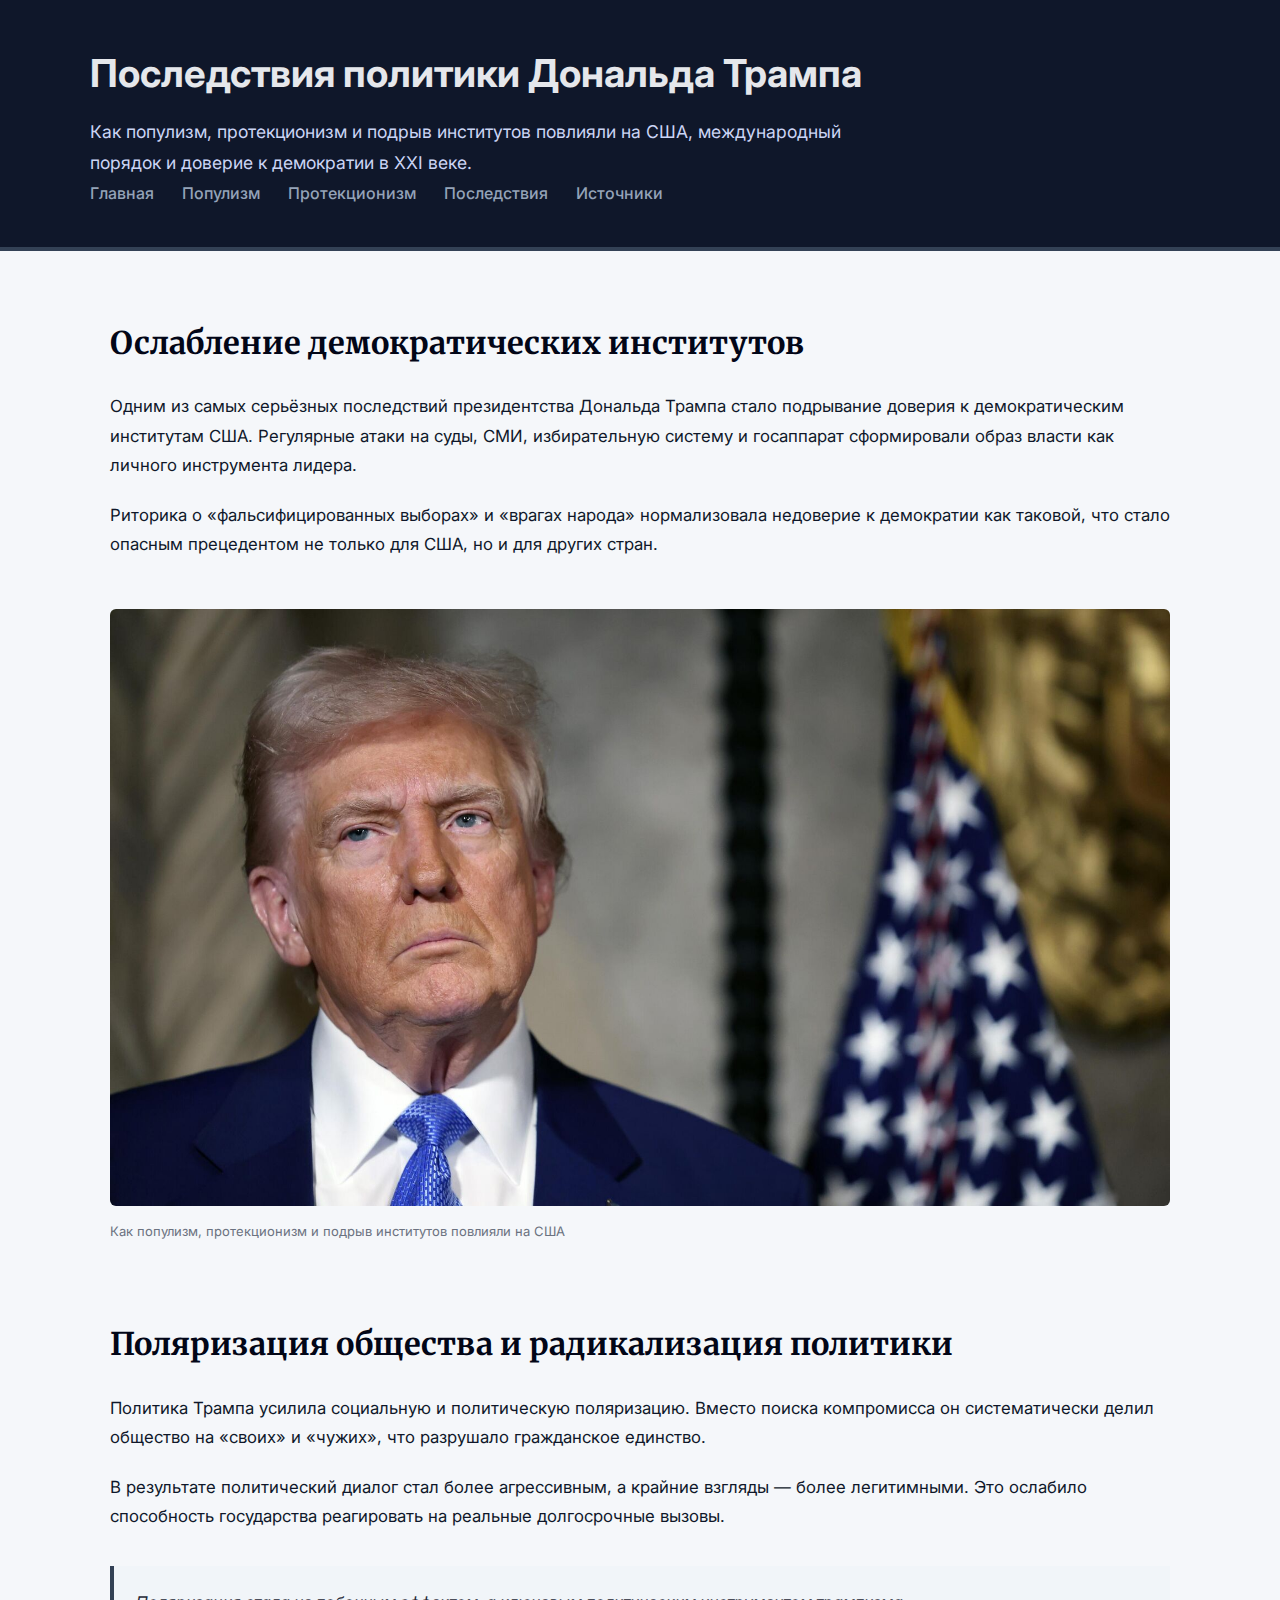
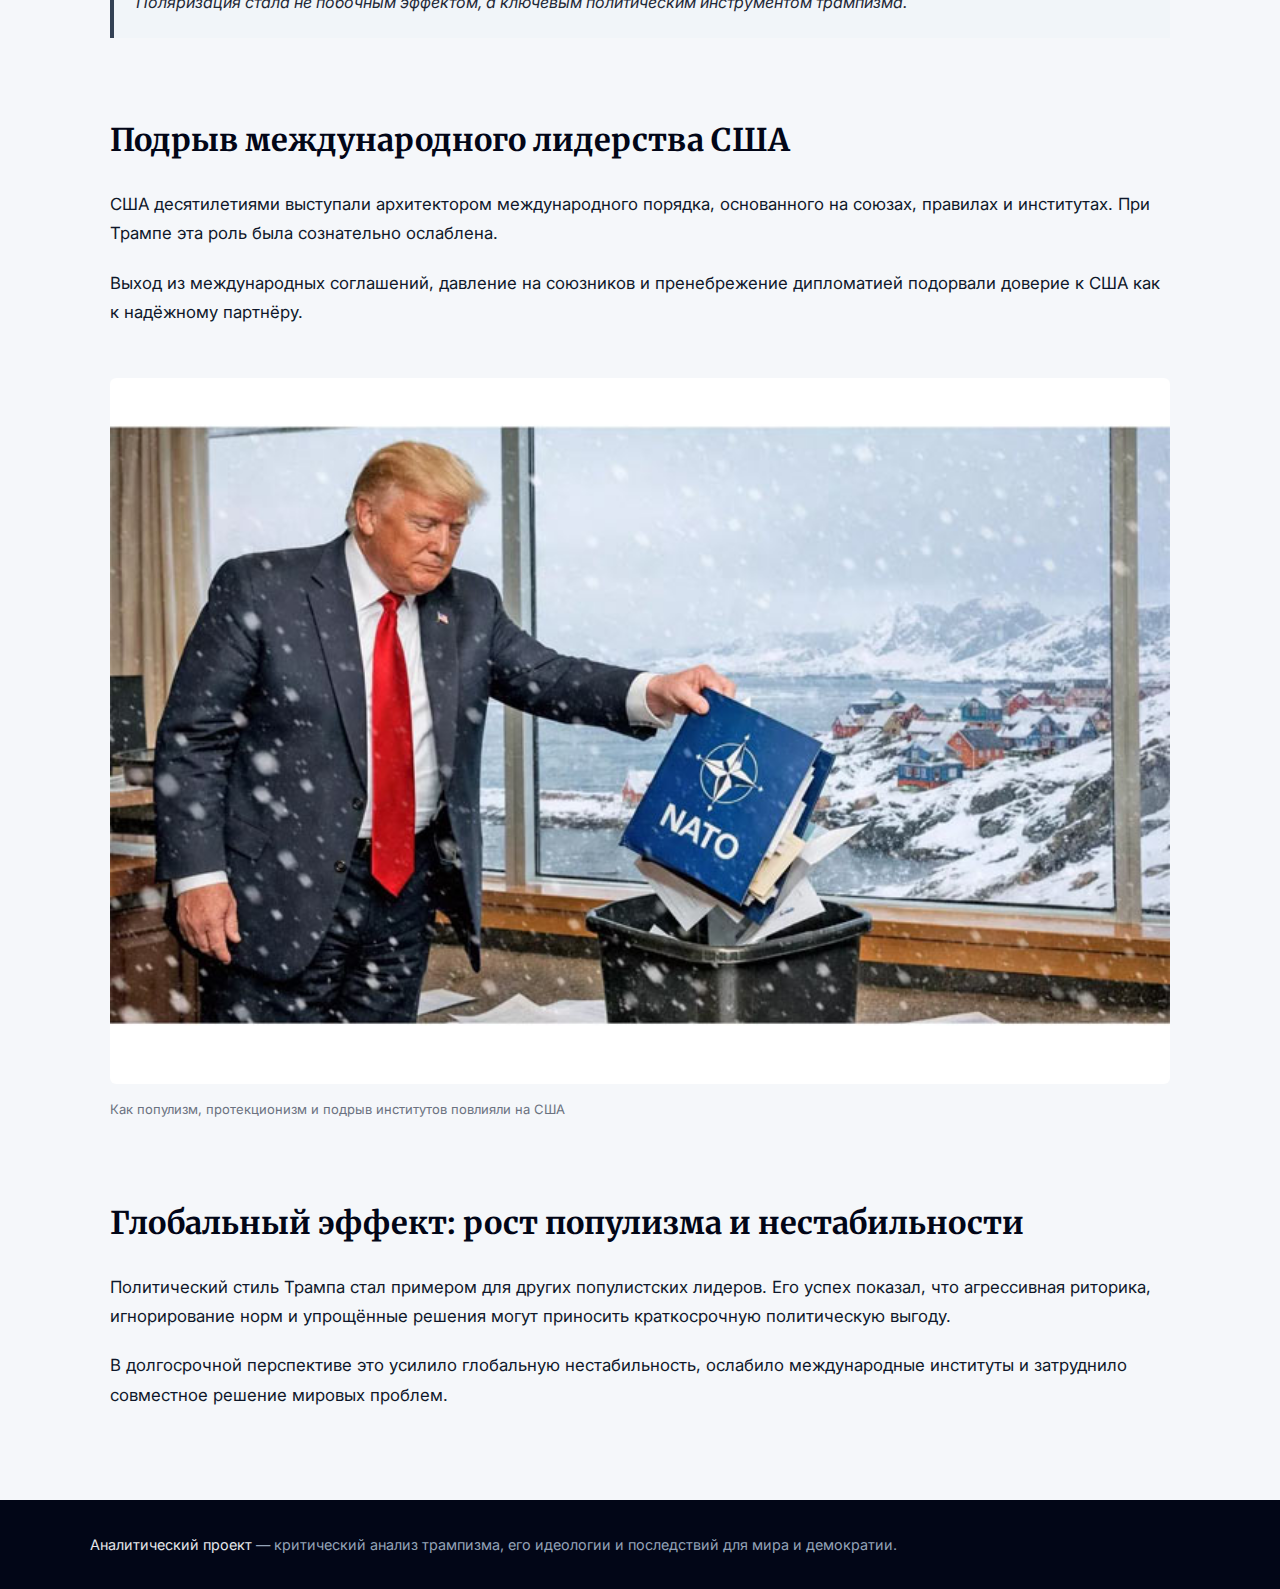
<file: consequences.html>
<!DOCTYPE html>
<html lang="ru">
<head>
    <meta charset="UTF-8">
    <title>Последствия политики Дональда Трампа</title>

    <!-- Иконка вкладки -->
    <link rel="icon" type="image/png" href="images/favicon.png">

    <!-- Шрифты -->
    <link href="https://fonts.googleapis.com/css2?family=Inter:wght@300;400;600;700&family=Merriweather:wght@300;400;700&display=swap" rel="stylesheet">

    <style>
        * {
            margin: 0;
            padding: 0;
            box-sizing: border-box;
        }

        body {
            font-family: 'Inter', sans-serif;
            background-color: #f5f7fa;
            color: #1e293b;
            line-height: 1.75;
        }

        /* ===== ШАПКА ===== */
        header {
    background-color: #0f172a;
    color: #e5e7eb;
    padding: 40px 20px;
    border-bottom: 4px solid #334155;
}

header .container {
    max-width: 1100px;
    margin: 0 auto;
}

header h1 {
    font-size: 2.4rem;
    font-weight: 700;
    margin-bottom: 10px;
}

header p {
    font-size: 1.1rem;
    color: #cbd5f5;
    max-width: 800px;
}

nav a {
    color: #94a3b8;
    text-decoration: none;
    margin-right: 24px;
    font-weight: 500;
}

nav a:hover {
    color: #ffffff;
}

        /* ===== ОСНОВНАЯ ЧАСТЬ ===== */
        main {
            max-width: 1100px;
            margin: 65px auto;
            padding: 0 20px;
        }

        section {
            margin-bottom: 75px;
        }

        section h2 {
            font-family: 'Merriweather', serif;
            font-size: 1.95rem;
            margin-bottom: 22px;
            color: #020617;
        }

        section p {
            margin-bottom: 20px;
            font-size: 1.05rem;
            color: #0f172a;
        }

        .image {
    margin: 50px 0;
}

.image img {
    width: 100%;
    border-radius: 6px;
}
.caption {
    font-size: 13px;
    color: #6b7280;
    margin-top: 6px;
}
        blockquote {
            border-left: 4px solid #334155;
            padding: 22px;
            margin: 35px 0;
            font-style: italic;
            color: #1f2937;
            background-color: #f1f5f9;
        }

        /* ===== ПОДВАЛ ===== */
        footer {
            background-color: #020617;
            color: #94a3b8;
            padding: 32px 20px;
            margin-top: 90px;
        }

        footer .container {
            max-width: 1100px;
            margin: 0 auto;
            font-size: 0.9rem;
        }

        footer span {
            color: #e5e7eb;
        }
    </style>
</head>
<body>

<header>
    <div class="container">
        <h1>Последствия политики Дональда Трампа</h1>
        <p>
            Как популизм, протекционизм и подрыв институтов повлияли на США,
            международный порядок и доверие к демократии в XXI веке.
        </p>
<nav>
    <a href="index.html">Главная</a>
    <a href="populism.html">Популизм</a>
    <a href="protectionism.html">Протекционизм</a>
    <a href="consequences.html">Последствия</a>
<a href="sources.html">Источники</a>

</nav>
    </div>
</header>

<main>

    <section>
        <h2>Ослабление демократических институтов</h2>
        <p>
            Одним из самых серьёзных последствий президентства Дональда Трампа
            стало подрывание доверия к демократическим институтам США.
            Регулярные атаки на суды, СМИ, избирательную систему и госаппарат
            сформировали образ власти как личного инструмента лидера.
        </p>
        <p>
            Риторика о «фальсифицированных выборах» и «врагах народа»
            нормализовала недоверие к демократии как таковой,
            что стало опасным прецедентом не только для США,
            но и для других стран.
        </p>

         <div class="image">
    <img src="images/world_instability.jpg" alt="Последствия политики">
    <div class="caption">
        Как популизм, протекционизм и подрыв институтов повлияли на США
    </div>
</div>
    </section>

    <section>
        <h2>Поляризация общества и радикализация политики</h2>
        <p>
            Политика Трампа усилила социальную и политическую поляризацию.
            Вместо поиска компромисса он систематически делил общество
            на «своих» и «чужих», что разрушало гражданское единство.
        </p>
        <p>
            В результате политический диалог стал более агрессивным,
            а крайние взгляды — более легитимными.
            Это ослабило способность государства реагировать
            на реальные долгосрочные вызовы.
        </p>

        <blockquote>
            Поляризация стала не побочным эффектом,
            а ключевым политическим инструментом трампизма.
        </blockquote>
    </section>

    <section>
        <h2>Подрыв международного лидерства США</h2>
        <p>
            США десятилетиями выступали архитектором международного порядка,
            основанного на союзах, правилах и институтах.
            При Трампе эта роль была сознательно ослаблена.
        </p>
        <p>
            Выход из международных соглашений, давление на союзников
            и пренебрежение дипломатией подорвали доверие к США
            как к надёжному партнёру.
        </p>

        <div class="image">
    <img src="images/world_instability2.jpg" alt="Последствия политики">
    <div class="caption">
        Как популизм, протекционизм и подрыв институтов повлияли на США
    </div>
</div>
    </section>

    <section>
        <h2>Глобальный эффект: рост популизма и нестабильности</h2>
        <p>
            Политический стиль Трампа стал примером для других популистских лидеров.
            Его успех показал, что агрессивная риторика, игнорирование норм
            и упрощённые решения могут приносить краткосрочную политическую выгоду.
        </p>
        <p>
            В долгосрочной перспективе это усилило глобальную нестабильность,
            ослабило международные институты и затруднило
            совместное решение мировых проблем.
        </p>
    </section>

</main>

<footer>
    <div class="container">
        <p>
            <span>Аналитический проект</span> — критический анализ трампизма,
            его идеологии и последствий для мира и демократии.
        </p>
    </div>
</footer>

</body>
</html>
</file>
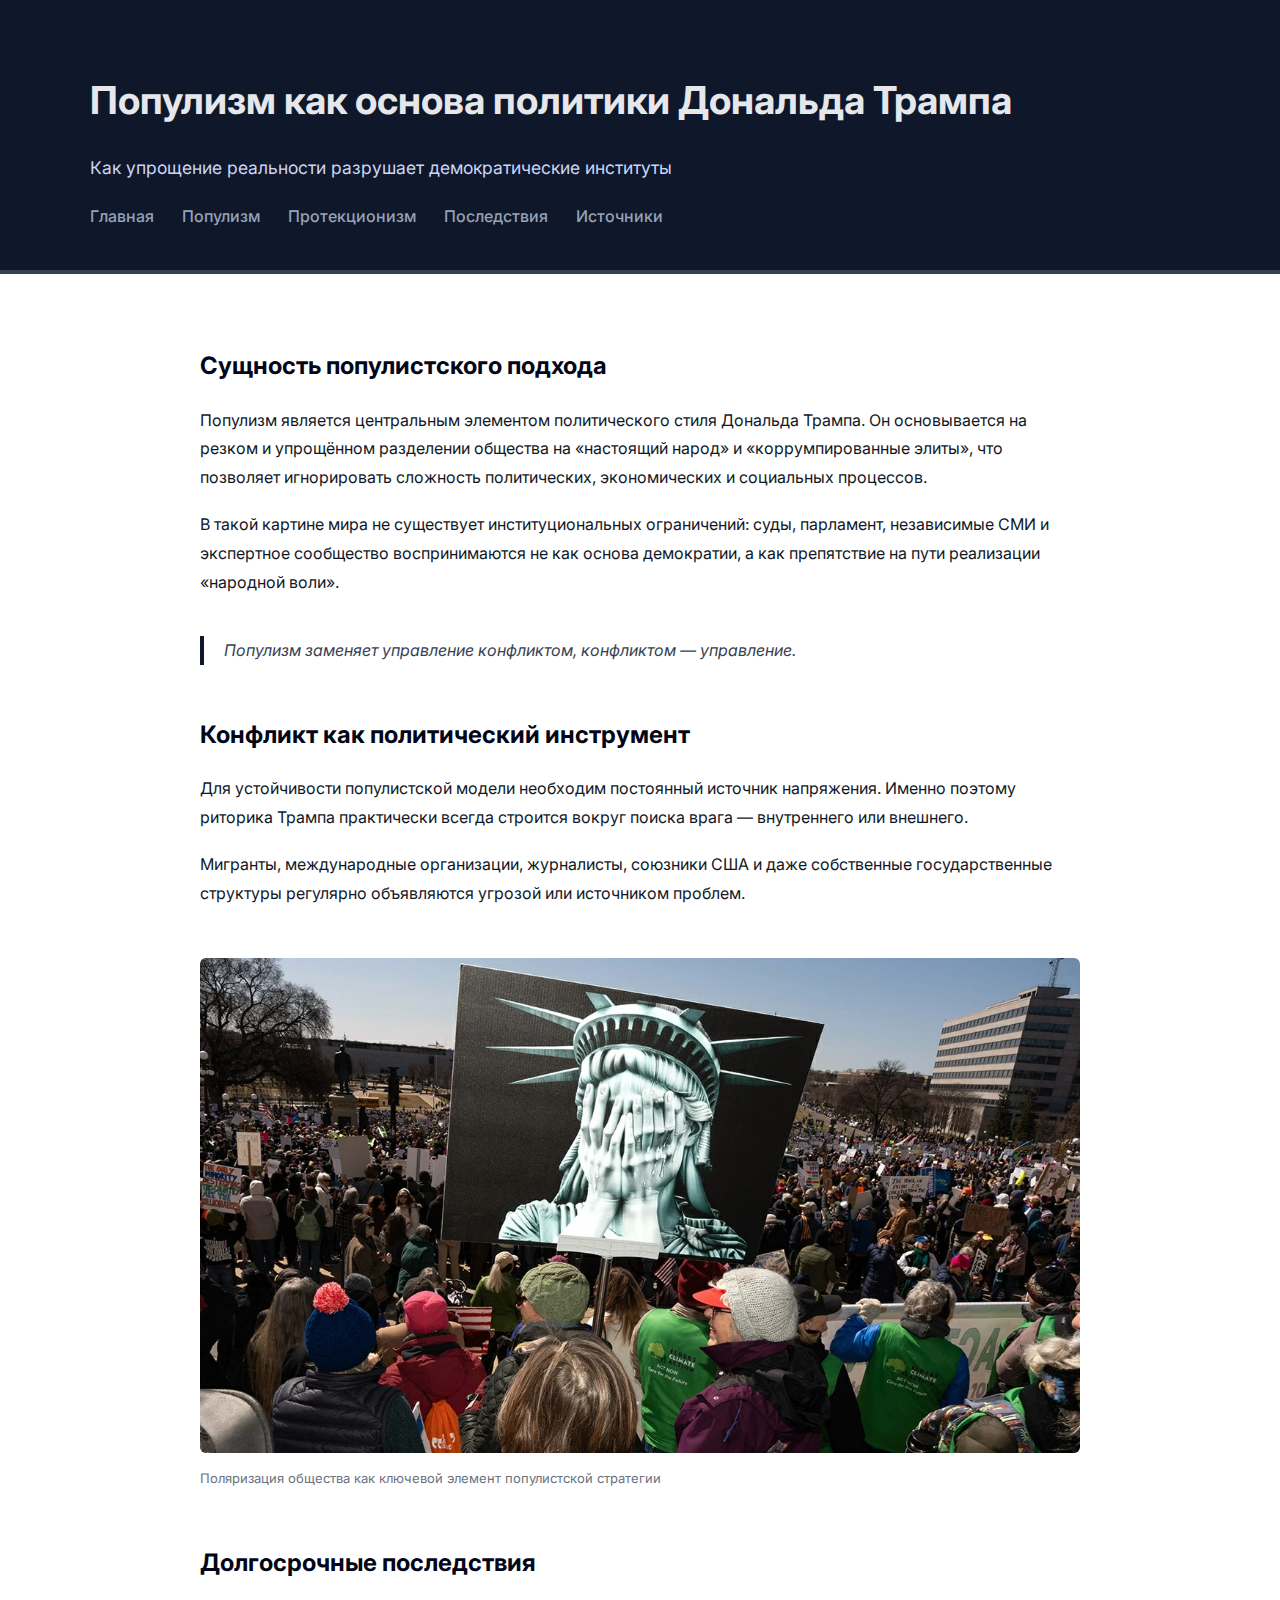
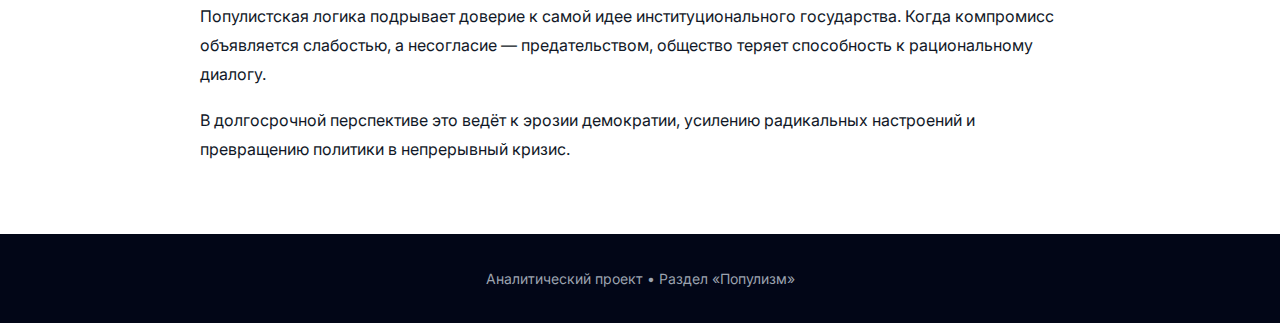
<file: populism.html>
<!DOCTYPE html>
<html lang="ru">
<head>
<meta charset="UTF-8">
<title>Популизм Дональда Трампа</title>

<!-- Иконка вкладки -->
<link rel="icon" type="image/png" href="images/favicon.png">

<!-- Шрифт -->
<link rel="preconnect" href="https://fonts.googleapis.com">
<link rel="preconnect" href="https://fonts.gstatic.com" crossorigin>
<link href="https://fonts.googleapis.com/css2?family=Inter:wght@300;400;600;700&display=swap" rel="stylesheet">

<style>
/* ===== БАЗА ===== */
body {
    margin: 0;
    font-family: 'Inter', system-ui, sans-serif;
    background-color: #ffffff;
    color: #111827;
    line-height: 1.8;
}

/* ===== ШАПКА ===== */
header {
    background-color: #0f172a;
    color: #e5e7eb;
    padding: 40px 20px;
    border-bottom: 4px solid #334155;
}

header .container {
    max-width: 1100px;
    margin: 0 auto;
}

header h1 {
    font-size: 2.4rem;
    font-weight: 700;
    margin-bottom: 10px;
}

header p {
    font-size: 1.1rem;
    color: #cbd5f5;
    max-width: 800px;
}

nav a {
    color: #94a3b8;
    text-decoration: none;
    margin-right: 24px;
    font-weight: 500;
}

nav a:hover {
    color: #ffffff;
}

/* ===== ОСНОВНАЯ ЧАСТЬ ===== */
main {
    max-width: 880px;
    margin: 70px auto;
    padding: 0 24px;
}

main h2 {
    font-size: 24px;
    margin-top: 48px;
    margin-bottom: 16px;
    color: #020617;
}

main p {
    font-size: 16px;
    margin: 18px 0;
}

/* Цитатный акцент */
blockquote {
    border-left: 4px solid #0f172a;
    padding-left: 20px;
    margin: 40px 0;
    color: #374151;
    font-style: italic;
}

/* Изображения */
.image {
    margin: 50px 0;
}

.image img {
    width: 100%;
    border-radius: 6px;
}

.caption {
    font-size: 13px;
    color: #6b7280;
    margin-top: 6px;
}

/* ===== ПОДВАЛ ===== */
footer {
    background: #020617;
    color: #9ca3af;
    padding: 32px 20px;
    text-align: center;
    font-size: 14px;
}
</style>
</head>

<body>

<!-- ===== HEADER ===== -->
<header>
   <div class="container">
        <h1>Популизм как основа политики Дональда Трампа</h1>
    <p>Как упрощение реальности разрушает демократические институты
        </p>
<nav>
    <a href="index.html">Главная</a>
    <a href="populism.html">Популизм</a>
    <a href="protectionism.html">Протекционизм</a>
    <a href="consequences.html">Последствия</a>
<a href="sources.html">Источники</a>

</nav>
    </div>
</header>

<!-- ===== MAIN ===== -->
<main>

<h2>Сущность популистского подхода</h2>

<p>
Популизм является центральным элементом политического стиля Дональда Трампа.
Он основывается на резком и упрощённом разделении общества на
«настоящий народ» и «коррумпированные элиты», что позволяет игнорировать
сложность политических, экономических и социальных процессов.
</p>

<p>
В такой картине мира не существует институциональных ограничений:
суды, парламент, независимые СМИ и экспертное сообщество
воспринимаются не как основа демократии, а как препятствие
на пути реализации «народной воли».
</p>

<blockquote>
Популизм заменяет управление конфликтом,
конфликтом — управление.
</blockquote>

<h2>Конфликт как политический инструмент</h2>

<p>
Для устойчивости популистской модели необходим постоянный источник напряжения.
Именно поэтому риторика Трампа практически всегда строится
вокруг поиска врага — внутреннего или внешнего.
</p>

<p>
Мигранты, международные организации, журналисты, союзники США
и даже собственные государственные структуры регулярно объявляются
угрозой или источником проблем.
</p>

<div class="image">
    <img src="images/polarization.jpg" alt="Поляризация общества">
    <div class="caption">
        Поляризация общества как ключевой элемент популистской стратегии
    </div>
</div>

<h2>Долгосрочные последствия</h2>

<p>
Популистская логика подрывает доверие к самой идее институционального государства.
Когда компромисс объявляется слабостью, а несогласие — предательством,
общество теряет способность к рациональному диалогу.
</p>

<p>
В долгосрочной перспективе это ведёт к эрозии демократии,
усилению радикальных настроений и превращению политики
в непрерывный кризис.
</p>

</main>

<!-- ===== FOOTER ===== -->
<footer>
    Аналитический проект • Раздел «Популизм»
</footer>

</body>
</html>
</file>
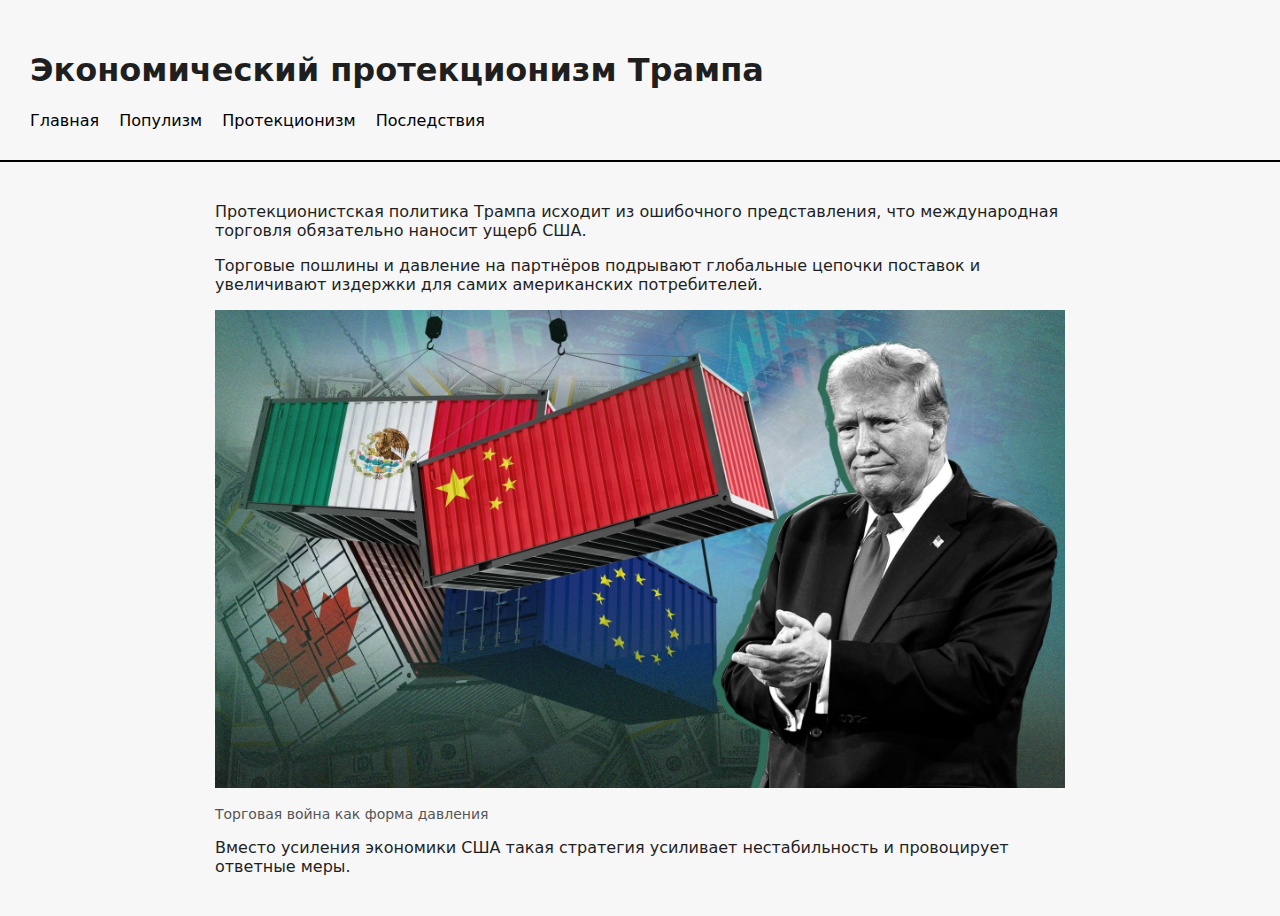
<file: protectionism.html>
<!DOCTYPE html>
<html lang="ru">
<head>
<meta charset="UTF-8">
<title>Протекционизм и торговые войны</title>

<style>
body {
    font-family: system-ui, sans-serif;
    background: #f7f7f7;
    color: #1f1f1f;
    margin: 0;
}
header {
    padding: 30px;
    border-bottom: 2px solid #000;
}
nav a {
    margin-right: 15px;
    color: #000;
    text-decoration: none;
}
main {
    max-width: 850px;
    margin: 40px auto;
}
.image img {
    width: 100%;
}
.caption {
    font-size: 14px;
    color: #555;
}
</style>
</head>

<body>

<header>
<h1>Экономический протекционизм Трампа</h1>
<nav>
<a href="index.html">Главная</a>
<a href="populism.html">Популизм</a>
<a href="protectionism.html">Протекционизм</a>
<a href="consequences.html">Последствия</a>
</nav>
</header>

<main>
<p>
Протекционистская политика Трампа исходит из ошибочного представления,
что международная торговля обязательно наносит ущерб США.
</p>

<p>
Торговые пошлины и давление на партнёров подрывают
глобальные цепочки поставок и увеличивают издержки
для самих американских потребителей.
</p>

<div class="image">
<img src="images/trade_war.jpg" alt="Торговые войны">
<p class="caption">Торговая война как форма давления</p>
</div>

<p>
Вместо усиления экономики США такая стратегия
усиливает нестабильность и провоцирует ответные меры.
</p>
</main>

</body>
</html>
</file>
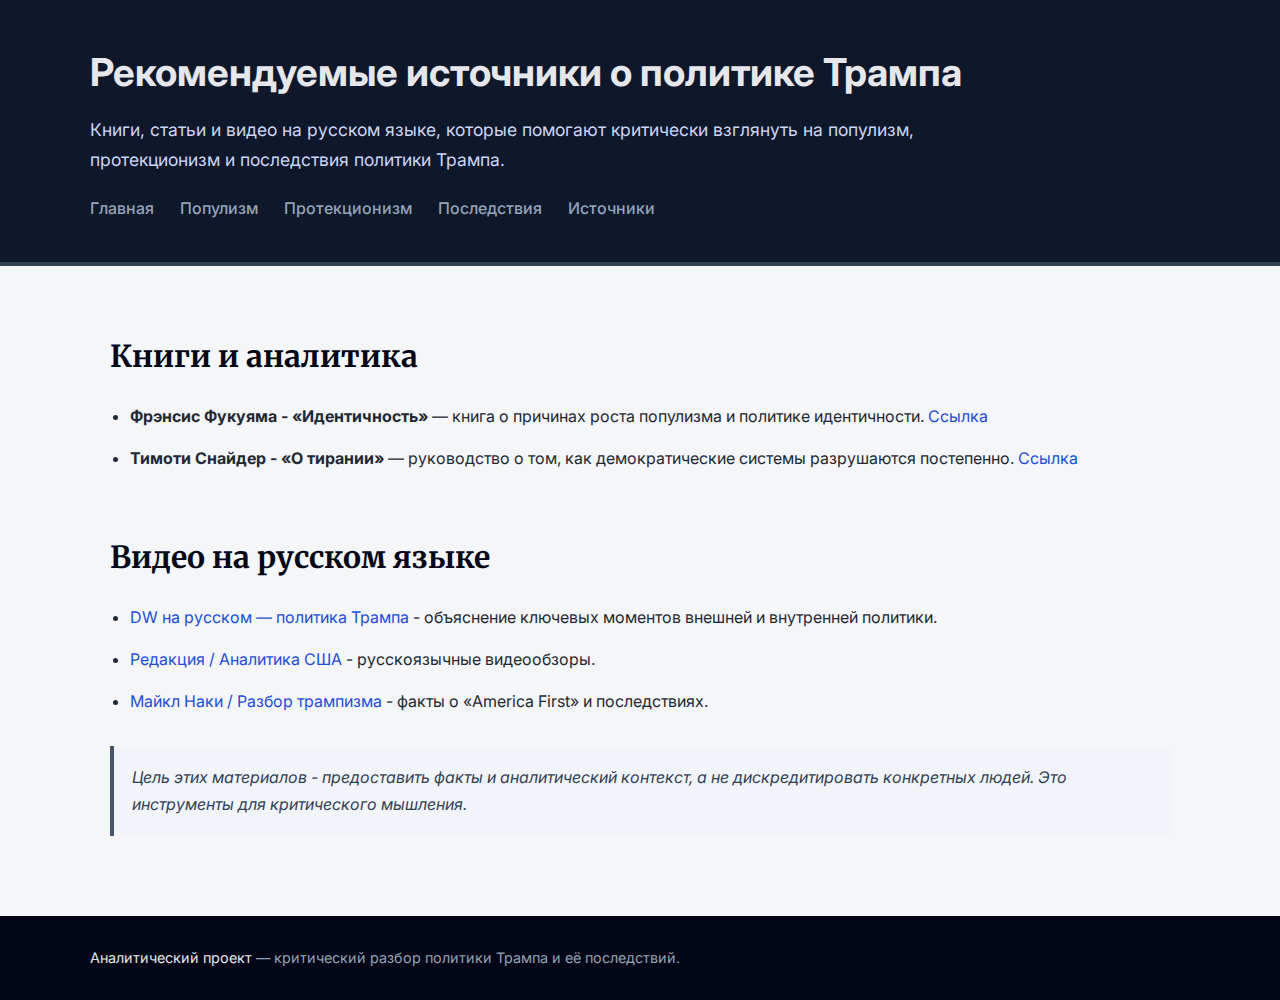
<file: sources.html>
<!DOCTYPE html>
<html lang="ru">
<head>
    <meta charset="UTF-8">
    <title>Рекомендуемые источники о политике Трампа</title>

    <!-- Иконка вкладки -->
    <link rel="icon" type="image/png" href="images/favicon.png">

    <!-- Шрифты -->
    <link href="https://fonts.googleapis.com/css2?family=Inter:wght@300;400;600;700&family=Merriweather:wght@300;400;700&display=swap" rel="stylesheet">

    <style>
        * {margin: 0; padding: 0; box-sizing: border-box;}
        body {font-family: 'Inter', sans-serif; background-color: #f4f6f8; color: #1f2933; line-height: 1.7;}
        header {background-color: #0f172a; color: #e5e7eb; padding: 40px 20px; border-bottom: 4px solid #334155;}
        header .container {max-width: 1100px; margin: 0 auto;}
        header h1 {font-size: 2.4rem; font-weight: 700; margin-bottom: 10px;}
        header p {font-size: 1.1rem; color: #cbd5f5; max-width: 850px;}
        nav {margin-top: 20px;}
        nav a {color: #94a3b8; text-decoration: none; margin-right: 22px; font-weight: 500;}
        nav a:hover {color: #ffffff;}
        main {max-width: 1100px; margin: 65px auto; padding: 0 20px;}
        section {margin-bottom: 60px;}
        section h2 {font-family: 'Merriweather', serif; font-size: 1.9rem; margin-bottom: 20px; color: #020617;}
        section p {margin-bottom: 16px; font-size: 1.05rem; color: #0f172a;}
        ul {margin-top: 20px; padding-left: 20px;}
        li {margin-bottom: 15px;}
        a.resource-link {color: #1d4ed8; text-decoration: none;}
        a.resource-link:hover {text-decoration: underline;}
        .note {background-color: #f1f5f9; border-left: 4px solid #475569; padding: 18px; margin-top: 30px; font-style: italic; color: #334155;}
        footer {background-color: #020617; color: #94a3b8; padding: 30px 20px; margin-top: 80px;}
        footer .container {max-width: 1100px; margin: 0 auto; font-size: 0.9rem;}
        footer span {color: #e5e7eb;}
    </style>
</head>
<body>

<header>
    <div class="container">
        <h1>Рекомендуемые источники о политике Трампа</h1>
        <p>Книги, статьи и видео на русском языке, которые помогают критически взглянуть на популизм, протекционизм и последствия политики Трампа.</p>

        <nav>
            <a href="index.html">Главная</a>
            <a href="populism.html">Популизм</a>
            <a href="protectionism.html">Протекционизм</a>
            <a href="consequences.html">Последствия</a>
            <a href="sources.html">Источники</a>
        </nav>
    </div>
</header>

<main>

    <section>
        <h2>Книги и аналитика</h2>
        <ul>
            <li>
                <strong>Фрэнсис Фукуяма - «Идентичность»</strong>  
                — книга о причинах роста популизма и политике идентичности.  
                <a class="resource-link" href="https://libcat.ru/knigi/nauka-i-obrazovanie/politika/714934-frensis-fukuyama-identichnost.html" target="_blank">Ссылка</a>
            </li>
            <li>
                <strong>Тимоти Снайдер - «О тирании»</strong>  
                — руководство о том, как демократические системы разрушаются постепенно.  
                <a class="resource-link" href="https://libcat.ru/knigi/prochee/publicistika-prochee/foreign-publicism/349422-timoti-snajder-o-tiranii-20-urokov-xx-veka.html" target="_blank">Ссылка</a>
            </li>
        </ul>
    </section>

    <section>
        <h2>Видео на русском языке</h2>
        <ul>
            <li>
                <a class="resource-link" href="https://www.youtube.com/@dwrussian" target="_blank">DW на русском — политика Трампа</a> - объяснение ключевых моментов внешней и внутренней политики.
            </li>
            <li>
                <a class="resource-link" href="https://https://www.youtube.com/@redactsiya" target="_blank">Редакция / Аналитика США</a> - русскоязычные видеообзоры.
            </li>
            <li>
                <a class="resource-link" href="https://https://www.youtube.com/@MackNack" target="_blank">Майкл Наки / Разбор трампизма</a> - факты о «America First» и последствиях.
            </li>
        </ul>

        <div class="note">
            Цель этих материалов - предоставить факты и аналитический контекст, а не дискредитировать конкретных людей. Это инструменты для критического мышления.
        </div>
    </section>

</main>

<footer>
    <div class="container">
        <p>
            <span>Аналитический проект</span> — критический разбор политики Трампа и её последствий.
        </p>
    </div>
</footer>

</body>
</html>
</file>
